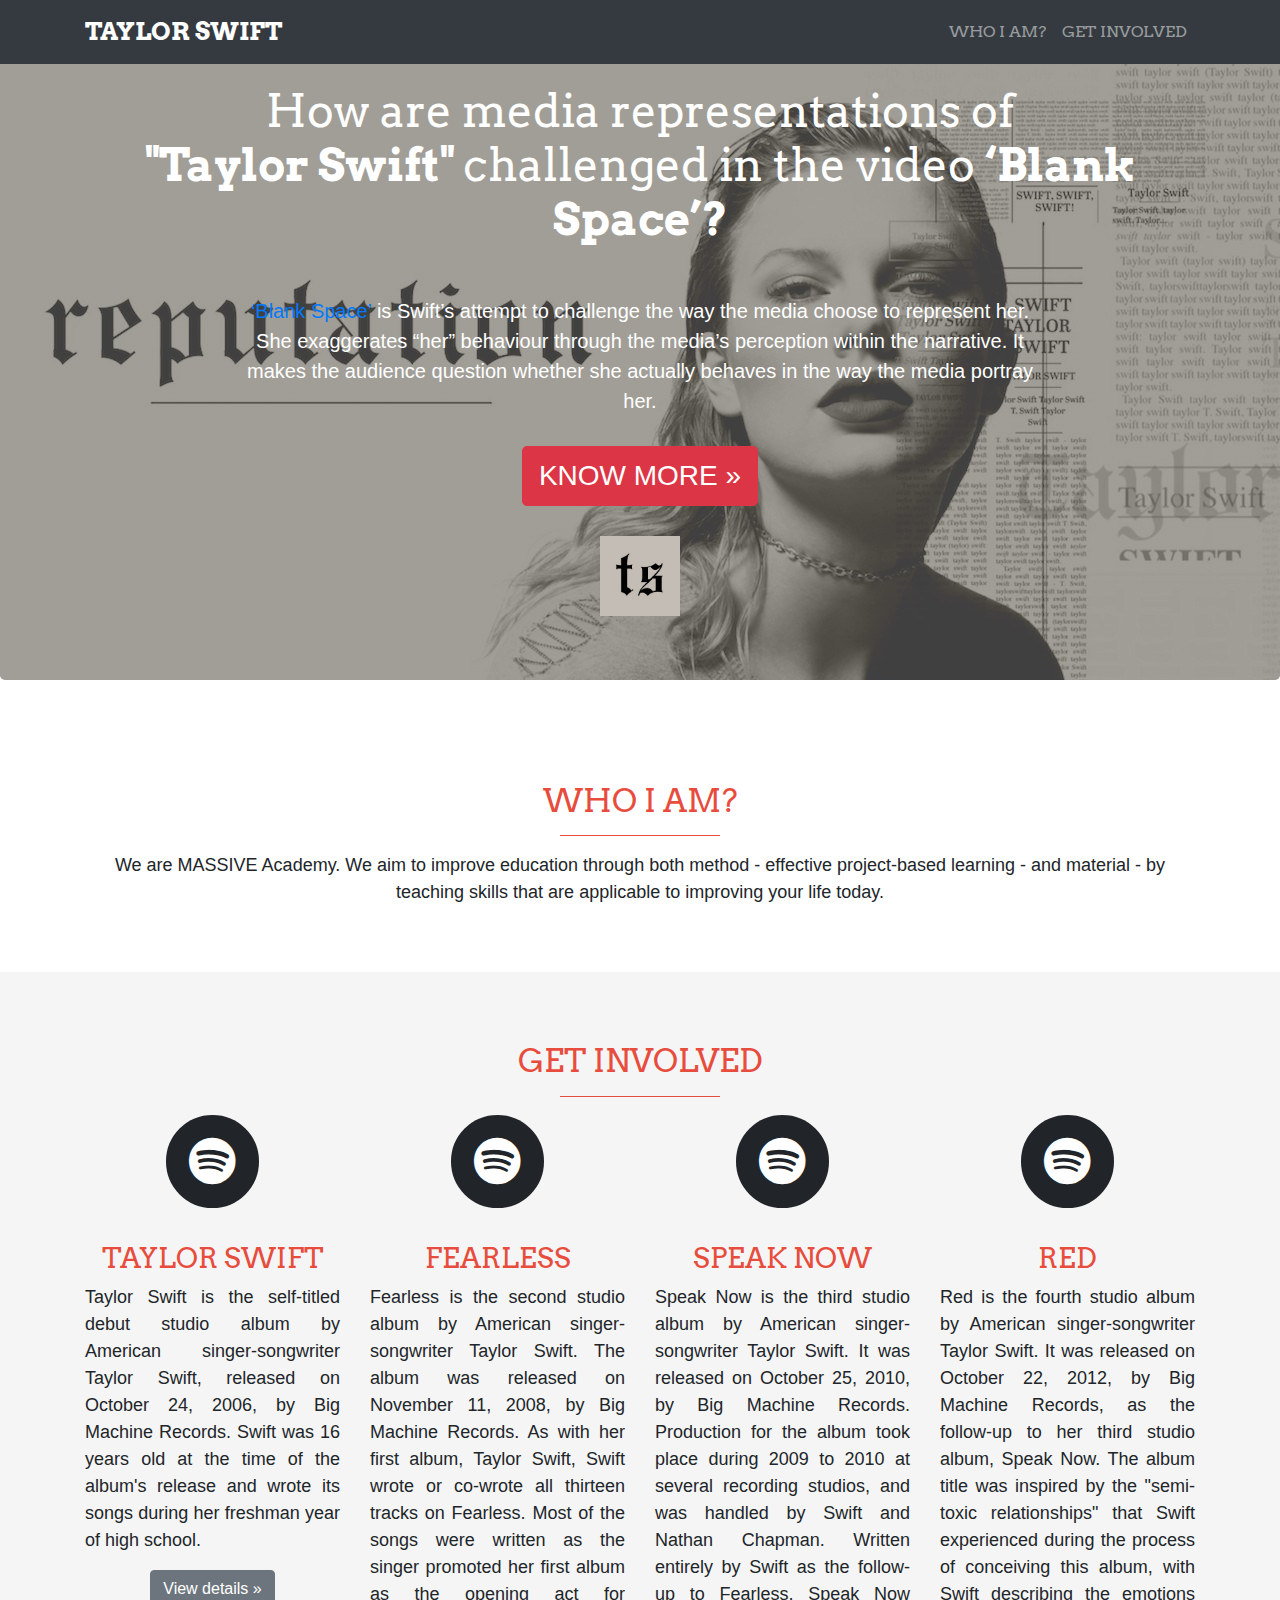
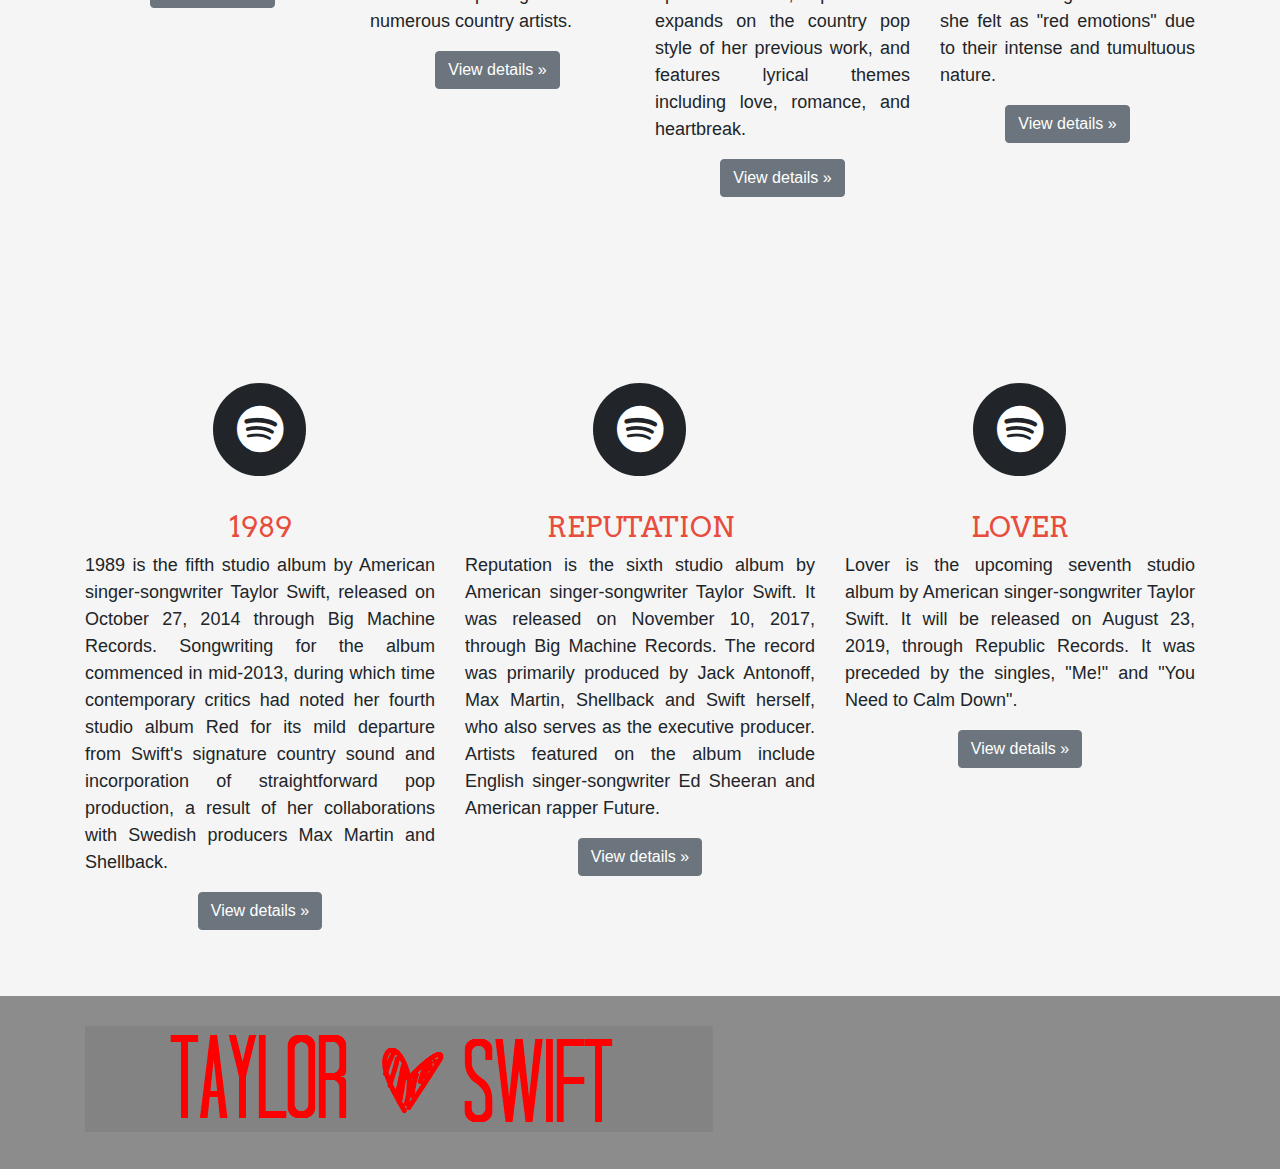
<file: index.html>
<!doctype html>
<html lang="en">
  <head>
    <meta charset="utf-8">
    <meta name="viewport" content="width=device-width, initial-scale=1, shrink-to-fit=no">
    <meta name="description" content="">
    <meta name="author" content="Mark Otto, Jacob Thornton, and Bootstrap contributors">
    <meta name="generator" content="Jekyll v3.8.5">
    <title>Jumbotron Template · Bootstrap</title>

    <link rel="canonical" href="https://getbootstrap.com/docs/4.3/examples/jumbotron/">
    <!--this is google Arvo font and fontawesome-->
    <link href="https://fonts.googleapis.com/css?family=Arvo" rel="stylesheet">
    <link href="fonts/fontawesom/css/all.css" rel="stylesheet"> <!--load all styles -->


    <!-- Bootstrap core CSS -->
<link rel="stylesheet" href="https://stackpath.bootstrapcdn.com/bootstrap/4.3.1/css/bootstrap.min.css">
<link rel="stylesheet" href="css/custom.css">
  </head>
  <body>

    <nav class="navbar navbar-expand-md navbar-dark fixed-top bg-dark">
      <div class="container">
        <a class="navbar-brand" href="#">TAYLOR SWIFT</a>
        <button class="navbar-toggler" type="button" data-target="collapse" data-target="#navbarCollapse">
          <span class="navbar-toggler-icon"></span>
        </button>
        <div class="collapse navbar-collapse">
          <ul class="nav navbar-nav ml-auto navbar-right">
            <li>
              <a class="nav-link" href="#who">WHO I AM?</a>
            </li>
            <li>
              <a class="nav-link" href="#get-involved">GET INVOLVED</a>
            </li>
          </ul>
        </div>
        </div>
      </nav>

<main role="main">

  <!-- Main jumbotron for a primary marketing message or call to action -->
  <div class="jumbotron">
    <!-- <p>this is outside container</p> -->
    <div class="container">
      <h1 class="">How are media representations of</br> <strong>"Taylor Swift" </strong>challenged in the video <strong>‘Blank Space’?</strong></h1>
      <p><a href="#" target="_blank">‘Blank Space’</a> is Swift’s attempt to challenge the way the media choose to represent her. She exaggerates “her” behaviour through the media’s perception within the narrative. It makes the audience question whether she actually behaves in the way the media portray her.</p>
      <p><a class="btn btn-danger btn-lg" href="#" role="button">KNOW MORE &raquo;</a></p>
    </div>
          <img class="img" src="tl.jpg" title="taylor logo" alt="TS logo" style="width:80px;height:80px";>
  </div>
  <div id="who">
  <div class="container homepage">
    <h2>Who I Am?</h2>
    <hr>
    <p>We are MASSIVE Academy. We aim to improve education through both method - effective project-based learning - and material - by teaching skills that are applicable to improving your life today.</p>
  </div>
  </div>
  <div id="get-involved">
  <div class="container homepage">
    <h2>Get Involved</h2>
    <hr>
    <!-- Example row of columns -->
    <div class="row">
      <div class="col-md-3">
        <span class="fa-stack fa-3x">
          <i class="fas fa-circle fa-stack-2x"></i>
          <i class="fab fa-spotify fa-stack-1x fa-inverse"></i>
        </span>
        <h3><br>Taylor Swift</h3>
        <p align="justify">Taylor Swift is the self-titled debut studio album by American singer-songwriter Taylor Swift, released on October 24, 2006, by Big Machine Records. Swift was 16 years old at the time of the album's release and wrote its songs during her freshman year of high school.</p>
        <p><a class="btn btn-secondary" href="https://en.wikipedia.org/wiki/Reputation" target="_blank" role="button">View details &raquo;</a></p>
      </div>
      <div class="col-md-3">
        <span class="fa-stack fa-3x">
          <i class="fas fa-circle fa-stack-2x"></i>
          <i class="fab fa-spotify fa-stack-1x fa-inverse"></i>
        </span>
        <h3><br>Fearless</h3>
        <p align="justify">Fearless is the second studio album by American singer-songwriter Taylor Swift. The album was released on November 11, 2008, by Big Machine Records. As with her first album, Taylor Swift, Swift wrote or co-wrote all thirteen tracks on Fearless. Most of the songs were written as the singer promoted her first album as the opening act for numerous country artists.</p>
        <p><a class="btn btn-secondary" href="https://en.wikipedia.org/wiki/Reputation" target="_blank" role="button">View details &raquo;</a></p>
      </div>
      <div class="col-md-3">
        <span class="fa-stack fa-3x">
          <i class="fas fa-circle fa-stack-2x"></i>
          <i class="fab fa-spotify fa-stack-1x fa-inverse"></i>
        </span>
        <h3><br>Speak Now</h3>
        <p align="justify">Speak Now is the third studio album by American singer-songwriter Taylor Swift. It was released on October 25, 2010, by Big Machine Records. Production for the album took place during 2009 to 2010 at several recording studios, and was handled by Swift and Nathan Chapman. Written entirely by Swift as the follow-up to Fearless, Speak Now expands on the country pop style of her previous work, and features lyrical themes including love, romance, and heartbreak.</p>
        <p><a class="btn btn-secondary" href="https://en.wikipedia.org/wiki/1989" target="_blank" role="button">View details &raquo;</a></p><br><br>
      </div>
      <div class="col-md-3">
        <span class="fa-stack fa-3x">
          <i class="fas fa-circle fa-stack-2x"></i>
          <i class="fab fa-spotify fa-stack-1x fa-inverse"></i>
        </span>
        <h3><br>Red</h3>
        <p align="justify">Red is the fourth studio album by American singer-songwriter Taylor Swift. It was released on October 22, 2012, by Big Machine Records, as the follow-up to her third studio album, Speak Now. The album title was inspired by the "semi-toxic relationships" that Swift experienced during the process of conceiving this album, with Swift describing the emotions she felt as "red emotions" due to their intense and tumultuous nature.</p>
        <p><a class="btn btn-secondary" href="https://en.wikipedia.org/wiki/Red" target="_blank" role="button">View details &raquo;</a></p>
      </div>
    </div>
  </div> <!-- /container -->

  <div class="container homepage">
    <!-- Example row of columns -->
    <div class="row">
      <div class="col-md-4">
        <span class="fa-stack fa-3x">
          <i class="fas fa-circle fa-stack-2x"></i>
          <i class="fab fa-spotify fa-stack-1x fa-inverse"></i>
        </span>
        <h3><br>1989</h3>
        <p align="justify">1989 is the fifth studio album by American singer-songwriter Taylor Swift, released on October 27, 2014 through Big Machine Records. Songwriting for the album commenced in mid-2013, during which time contemporary critics had noted her fourth studio album Red for its mild departure from Swift's signature country sound and incorporation of straightforward pop production, a result of her collaborations with Swedish producers Max Martin and Shellback. </p>
        <p><a class="btn btn-secondary" href="https://en.wikipedia.org/wiki/1989" target="_blank" role="button">View details &raquo;</a></p>
      </div>
      <div class="col-md-4">
        <span class="fa-stack fa-3x">
          <i class="fas fa-circle fa-stack-2x"></i>
          <i class="fab fa-spotify fa-stack-1x fa-inverse"></i>
        </span>
        <h3><br>Reputation</h3>
        <p align="justify">Reputation is the sixth studio album by American singer-songwriter Taylor Swift. It was released on November 10, 2017, through Big Machine Records. The record was primarily produced by Jack Antonoff, Max Martin, Shellback and Swift herself, who also serves as the executive producer. Artists featured on the album include English singer-songwriter Ed Sheeran and American rapper Future. </p>
        <p><a class="btn btn-secondary" href="https://en.wikipedia.org/wiki/Reputation" target="_blank" role="button">View details &raquo;</a></p>
      </div>
      <div class="col-md-4">
        <span class="fa-stack fa-3x">
          <i class="fas fa-circle fa-stack-2x"></i>
          <i class="fab fa-spotify fa-stack-1x fa-inverse"></i>
        </span>
        <h3><br>Lover</h3>
        <p align="justify">Lover is the upcoming seventh studio album by American singer-songwriter Taylor Swift. It will be released on August 23, 2019, through Republic Records. It was preceded by the singles, "Me!" and "You Need to Calm Down".</p>
        <p><a class="btn btn-secondary" href="https://en.wikipedia.org/wiki/Red" target="_blank" role="button">View details &raquo;</a></p>
      </div>
    </div>
  </div> <!-- /container -->
</div>
</main>

<footer>
  <div class="container">
  <p><img src="tys.png"></p>
  </div>
</footer>
<script src="https://cdnjs.cloudflare.com/ajax/libs/jquery/3.3.1/jquery.slim.js"></script>
<script src="https://cdnjs.cloudflare.com/ajax/libs/popper.js/1.14.7/umd/popper.min.js"></script>
<script src="https://stackpath.bootstrapcdn.com/bootstrap/4.3.1/js/bootstrap.min.js"></script>
</body>
</html>
</file>
<file: css/custom.css>
@font-face {
    font-family: "FontFamily";
    src: url("oldenglish.ttf");
}

.jumbotron{
  text-align: center;
  background-image: url("../t14.jpg");
  color: #fff;
}

.img{
  background-color: #fff;
}

.navbar-brand{
  font-family: 'Arvo', serif;
  font-size: 25px;
  font-weight: bold;
}

ul.nav, .navbar-brand{
  font-family: 'Arvo', serif;
}
/*
.container h2, p{
  font-family: "FontFamily";
  font-size: 20px;
}
*/
.jumbotron h1{
  font-family: 'Arvo', serif;
  font-size: 45px;
  margin-top: 20px;
  margin-bottom: 50px;
}

.jumbotron p{
  margin-bottom: 30px;
  font-size: 20px;
  padding: 0px 150px;
}

.jumbotron a:hover{
    color: #e74c3c;
    text-decoration: none;
    opacity: .8;
}

.btn-lg{
  font-size: 28px;
}

.bd-placeholder-img {
  font-size: 1.125rem;
  text-anchor: middle;
  -webkit-user-select: none;
  -moz-user-select: none;
  -ms-user-select: none;
  user-select: none;
}

.homepage{
  text-align: center;
  padding-top: 70px;
  padding-bottom: 50PX;
}

.homepage h2{
  color: #e74c3c;
  /* font-size: 30px; */
  font-family: 'Arvo', serif;
  text-transform: uppercase;
  text-align: center;
}

.homepage h3{
  text-transform: uppercase;
  color: #e74c3c;
  font-family: 'Arvo', serif;
  text-align: center;
}

.homepage p{
  font-size: 18px;
  font-weight: 250;
}

.homepage hr{
  border-top: 1px solid #e74c3c;
  width: 160px;
  margin-top: 15px;
}

#get-involved{
  background-color: #f5f5f5;
}

footer{
  background-color: #8c8c8c;
  padding-top: 30px;
  padding-bottom: 20px;
}
</file>
